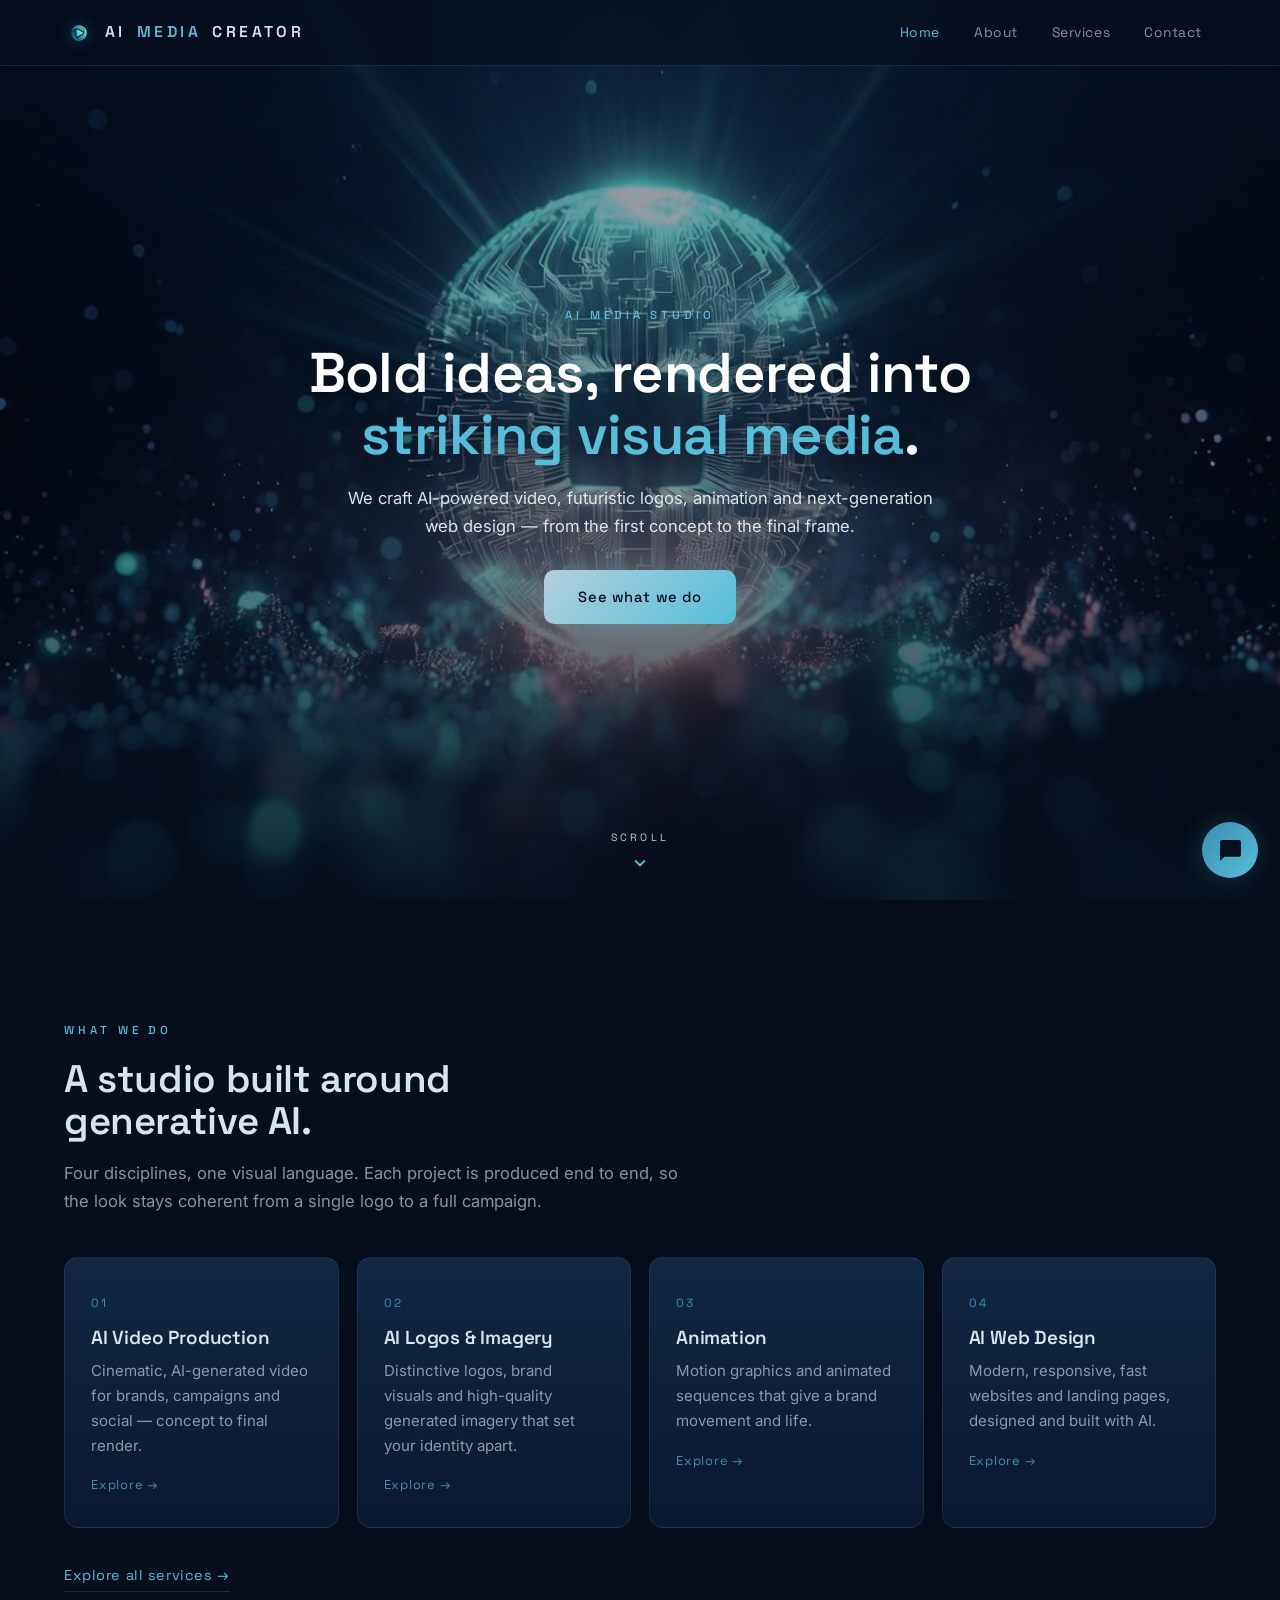
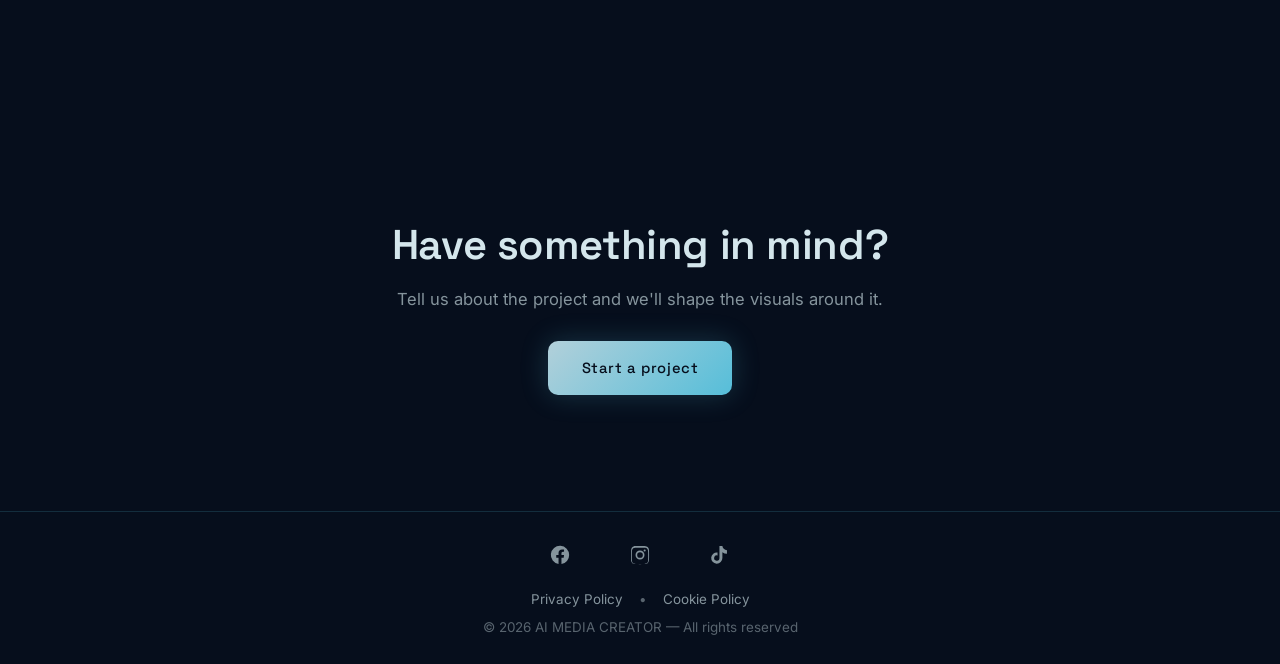
<file: mediacreator/index.html>
<!DOCTYPE html>
<html lang="en">
<head>
  <meta charset="UTF-8">
  <meta name="viewport" content="width=device-width, initial-scale=1.0">
  <meta name="description" content="AI Media Creator is a creative studio specialising in AI-powered video production, AI logos, animation and futuristic web design.">
  <title>AI MEDIA CREATOR | AI Video, Logos & Web Design Studio</title>

  <link rel="canonical" href="https://ai-mediacreator.com/">
  <meta property="og:title" content="AI MEDIA CREATOR | AI Video, Logos & Web Design Studio">
  <meta property="og:description" content="AI Media Creator is a creative studio specialising in AI-powered video production, AI logos, animation and futuristic web design.">
  <meta property="og:url" content="https://ai-mediacreator.com/">
  <meta property="og:type" content="website">
  <meta property="og:image" content="https://ai-mediacreator.com/assets/og-image.jpg">
  <meta name="twitter:card" content="summary_large_image">

  <link rel="icon" href="favicon.ico" sizes="any">
  <link rel="icon" type="image/png" sizes="32x32" href="assets/favicon-32.png">
  <link rel="icon" type="image/png" sizes="192x192" href="assets/favicon-192.png">
  <link rel="apple-touch-icon" href="assets/apple-touch-icon.png">
  <meta name="theme-color" content="#060e1c">

  <link rel="preconnect" href="https://fonts.googleapis.com">
  <link rel="preconnect" href="https://fonts.gstatic.com" crossorigin>
  <link href="https://fonts.googleapis.com/css2?family=Space+Grotesk:wght@400;500;600;700&family=Inter:wght@400;500;600&display=swap" rel="stylesheet">
  <link rel="stylesheet" href="styles.css">
  <script type="application/ld+json">{"@context": "https://schema.org", "@type": "Organization", "name": "AI MEDIA CREATOR", "url": "https://ai-mediacreator.com/", "email": "info@ai-mediacreator.com", "description": "Creative studio specialising in AI-powered video, logos, animation and web design.", "logo": "https://ai-mediacreator.com/assets/og-image.jpg", "sameAs": ["https://www.facebook.com/profile.php?id=61590703109754", "https://www.instagram.com/ai.mediacreatorhq", "https://www.tiktok.com/@ai.mediacreatorhq"]}</script>
</head>
<body>

  <header class="site-header">
    <a class="wordmark" href="index.html"><img src="assets/mark.png" alt="" class="wordmark-icon">AI <b>MEDIA</b> CREATOR</a>
    <nav class="nav-desktop">
      <a href="index.html" class="active">Home</a>
      <a href="about.html">About</a>
      <a href="portfolio.html">Services</a>
      <a href="contact.html">Contact</a>
    </nav>
    <button class="nav-toggle" aria-label="Open menu"><span></span></button>
  </header>

  <!-- drawer lives OUTSIDE <header>: a blurred ancestor would trap position:fixed -->
  <nav class="drawer">
    <button class="drawer-close" aria-label="Close menu">✕</button>
    <a href="index.html" class="active">Home</a>
    <a href="about.html">About</a>
    <a href="portfolio.html">Services</a>
    <a href="contact.html">Contact</a>
  </nav>

  <main>
    <section class="hero">
      <video id="heroVideo" class="hero-video" poster="assets/background-poster.jpg" autoplay muted loop playsinline preload="metadata">
        <source src="background.mp4" type="video/mp4">
      </video>
      <div class="hero-scrim"></div>
      <div class="hero-inner">
        <span class="eyebrow">AI Media Studio</span>
        <h1>Bold ideas, rendered into <em>striking visual media</em>.</h1>
        <p class="lead">We craft AI-powered video, futuristic logos, animation and next-generation web design — from the first concept to the final frame.</p>
        <a href="#what" class="btn">See what we do</a>
      </div>
      <a href="#what" class="scroll-cue" id="scrollCue" aria-label="Scroll down">
        <span>SCROLL</span>
        <svg viewBox="0 0 24 24" xmlns="http://www.w3.org/2000/svg"><path d="M12 16l-6-6 1.41-1.41L12 13.17l4.59-4.58L18 10z"/></svg>
      </a>
    </section>

    <section class="section intro" id="what">
      <div class="wrap">
        <span class="eyebrow">What we do</span>
        <h2>A studio built around generative AI.</h2>
        <p class="lead">Four disciplines, one visual language. Each project is produced end to end, so the look stays coherent from a single logo to a full campaign.</p>
        <div class="grid">
        <a class="card" href="portfolio.html">
          <span class="idx">01</span>
          <h3>AI Video Production</h3>
          <p>Cinematic, AI-generated video for brands, campaigns and social — concept to final render.</p>
          <span class="go">Explore →</span>
        </a>
        <a class="card" href="portfolio.html">
          <span class="idx">02</span>
          <h3>AI Logos &amp; Imagery</h3>
          <p>Distinctive logos, brand visuals and high-quality generated imagery that set your identity apart.</p>
          <span class="go">Explore →</span>
        </a>
        <a class="card" href="portfolio.html">
          <span class="idx">03</span>
          <h3>Animation</h3>
          <p>Motion graphics and animated sequences that give a brand movement and life.</p>
          <span class="go">Explore →</span>
        </a>
        <a class="card" href="portfolio.html">
          <span class="idx">04</span>
          <h3>AI Web Design</h3>
          <p>Modern, responsive, fast websites and landing pages, designed and built with AI.</p>
          <span class="go">Explore →</span>
        </a>
        </div>
        <a class="more" href="portfolio.html">Explore all services →</a>
      </div>
    </section>

    <section class="section cta-band">
      <div class="wrap">
        <h2>Have something in mind?</h2>
        <p class="lead" style="margin:0 auto 28px;">Tell us about the project and we'll shape the visuals around it.</p>
        <a href="contact.html" class="btn">Start a project</a>
      </div>
    </section>
  </main>

  <footer class="site-footer">
    <div class="social-row">
      <a href="https://www.facebook.com/profile.php?id=61590703109754" target="_blank" rel="noopener" aria-label="Facebook">
        <svg viewBox="0 0 24 24"><path d="M22 12a10 10 0 1 0-11.6 9.9v-7H7.9V12h2.5V9.8c0-2.5 1.5-3.9 3.8-3.9 1.1 0 2.2.2 2.2.2v2.4h-1.2c-1.2 0-1.6.8-1.6 1.6V12h2.8l-.4 2.9h-2.4v7A10 10 0 0 0 22 12z"/></svg>
      </a>
      <a href="https://www.instagram.com/ai.mediacreatorhq" target="_blank" rel="noopener" aria-label="Instagram">
        <svg viewBox="0 0 24 24"><path d="M12 2.2c3.2 0 3.6 0 4.9.1 1.2.1 1.8.2 2.2.4.6.2 1 .5 1.4.9.4.4.7.8.9 1.4.2.4.4 1 .4 2.2.1 1.3.1 1.7.1 4.9s0 3.6-.1 4.9c-.1 1.2-.2 1.8-.4 2.2-.2.6-.5 1-.9 1.4-.4.4-.8.7-1.4.9-.4.2-1 .4-2.2.4-1.3.1-1.7.1-4.9.1s-3.6 0-4.9-.1c-1.2-.1-1.8-.2-2.2-.4-.6-.2-1-.5-1.4-.9-.4-.4-.7-.8-.9-1.4-.2-.4-.4-1-.4-2.2C2.2 15.6 2.2 15.2 2.2 12s0-3.6.1-4.9c.1-1.2.2-1.8.4-2.2.2-.6.5-1 .9-1.4.4-.4.8-.7 1.4-.9.4-.2 1-.4 2.2-.4C8.4 2.2 8.8 2.2 12 2.2zm0 1.8c-3.1 0-3.5 0-4.8.1-1.1.1-1.5.2-1.9.3-.5.2-.8.4-1.1.7-.3.3-.5.6-.7 1.1-.1.4-.3.8-.3 1.9-.1 1.3-.1 1.7-.1 4.8s0 3.5.1 4.8c.1 1.1.2 1.5.3 1.9.2.5.4.8.7 1.1.3.3.6.5 1.1.7.4.1.8.3 1.9.3 1.3.1 1.7.1 4.8.1s3.5 0 4.8-.1c1.1-.1 1.5-.2 1.9-.3.5-.2.8-.4 1.1-.7.3-.3.5-.6.7-1.1.1-.4.3-.8.3-1.9.1-1.3.1-1.7.1-4.8s0-3.5-.1-4.8c-.1-1.1-.2-1.5-.3-1.9-.2-.5-.4-.8-.7-1.1-.3-.3-.6-.5-1.1-.7-.4-.1-.8-.3-1.9-.3-1.3-.1-1.7-.1-4.8-.1zm0 3.1a4.9 4.9 0 1 1 0 9.8 4.9 4.9 0 0 1 0-9.8zm0 1.8a3.1 3.1 0 1 0 0 6.2 3.1 3.1 0 0 0 0-6.2zm5.1-2.9a1.1 1.1 0 1 1 0 2.3 1.1 1.1 0 0 1 0-2.3z"/></svg>
      </a>
      <a href="https://www.tiktok.com/@ai.mediacreatorhq" target="_blank" rel="noopener" aria-label="TikTok">
        <svg viewBox="0 0 24 24"><path d="M19.6 6.7a5 5 0 0 1-3.5-1.4 5 5 0 0 1-1.5-3.1h-3.2v13.2a2.9 2.9 0 1 1-2.1-2.8V9.3a6.1 6.1 0 1 0 5.3 6V8.9a8.1 8.1 0 0 0 5 1.7z"/></svg>
      </a>
    </div>
    <p><a href="privacy.html">Privacy Policy</a> • <a href="cookies.html">Cookie Policy</a></p>
    <p class="copy">© 2026 AI MEDIA CREATOR — All rights reserved</p>
  </footer>

  <!-- Nova assistant -->
  <button id="novaFab" class="nova-fab" aria-label="Open chat">
    <svg viewBox="0 0 24 24" xmlns="http://www.w3.org/2000/svg"><path d="M20 2H4c-1.1 0-2 .9-2 2v18l4-4h14c1.1 0 2-.9 2-2V4c0-1.1-.9-2-2-2z"/></svg>
  </button>
  <aside id="nova" class="nova" aria-label="Nova assistant">
    <div class="nova-head"><span>✦ Nova — AI assistant</span><button id="novaClose" aria-label="Close">✕</button></div>
    <div id="novaLog" class="nova-log"><div class="msg ai">Hi, I'm Nova. Ask me about our AI video, logo or web work — or how to start a project.</div></div>
    <div class="nova-input">
      <input id="novaInput" type="text" placeholder="Type your question…" autocomplete="off">
      <button id="novaSend">Send</button>
    </div>
  </aside>

  <script src="app.js"></script>
</body>
</html>
</file>
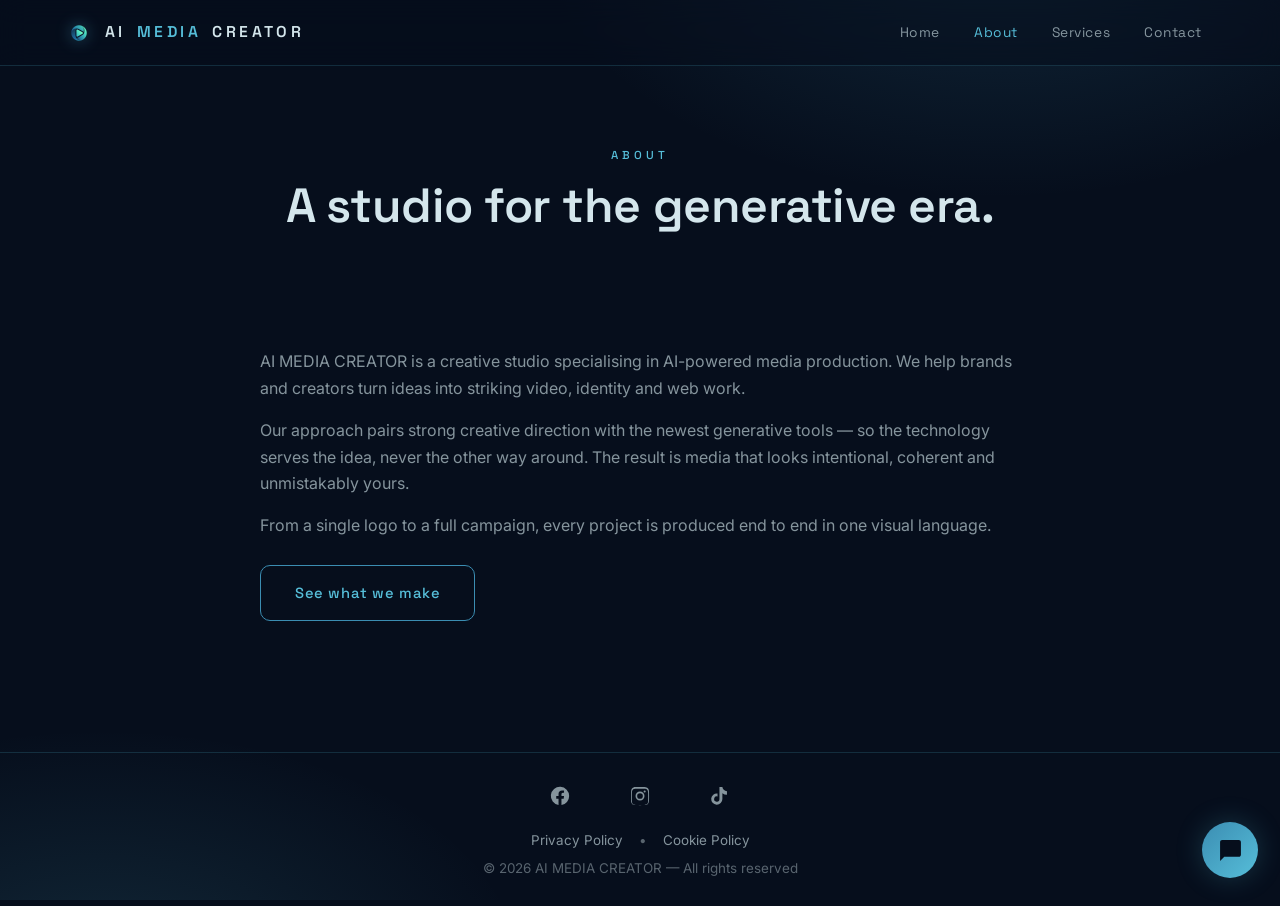
<file: mediacreator/about.html>
<!DOCTYPE html>
<html lang="en">
<head>
  <meta charset="UTF-8">
  <meta name="viewport" content="width=device-width, initial-scale=1.0">
  <meta name="description" content="AI Media Creator is a creative studio empowering brands with AI-powered video, imagery, animation and visual storytelling.">
  <title>About | AI MEDIA CREATOR</title>

  <link rel="canonical" href="https://ai-mediacreator.com/about.html">
  <meta property="og:title" content="About | AI MEDIA CREATOR">
  <meta property="og:description" content="AI Media Creator is a creative studio empowering brands with AI-powered video, imagery, animation and visual storytelling.">
  <meta property="og:url" content="https://ai-mediacreator.com/about.html">
  <meta property="og:type" content="website">
  <meta property="og:image" content="https://ai-mediacreator.com/assets/og-image.jpg">
  <meta name="twitter:card" content="summary_large_image">

  <link rel="icon" href="favicon.ico" sizes="any">
  <link rel="icon" type="image/png" sizes="32x32" href="assets/favicon-32.png">
  <link rel="icon" type="image/png" sizes="192x192" href="assets/favicon-192.png">
  <link rel="apple-touch-icon" href="assets/apple-touch-icon.png">
  <meta name="theme-color" content="#060e1c">

  <link rel="preconnect" href="https://fonts.googleapis.com">
  <link rel="preconnect" href="https://fonts.gstatic.com" crossorigin>
  <link href="https://fonts.googleapis.com/css2?family=Space+Grotesk:wght@400;500;600;700&family=Inter:wght@400;500;600&display=swap" rel="stylesheet">
  <link rel="stylesheet" href="styles.css">
</head>
<body>

  <header class="site-header">
    <a class="wordmark" href="index.html"><img src="assets/mark.png" alt="" class="wordmark-icon">AI <b>MEDIA</b> CREATOR</a>
    <nav class="nav-desktop">
      <a href="index.html">Home</a>
      <a href="about.html" class="active">About</a>
      <a href="portfolio.html">Services</a>
      <a href="contact.html">Contact</a>
    </nav>
    <button class="nav-toggle" aria-label="Open menu"><span></span></button>
  </header>

  <!-- drawer lives OUTSIDE <header>: a blurred ancestor would trap position:fixed -->
  <nav class="drawer">
    <button class="drawer-close" aria-label="Close menu">✕</button>
    <a href="index.html">Home</a>
    <a href="about.html" class="active">About</a>
    <a href="portfolio.html">Services</a>
    <a href="contact.html">Contact</a>
  </nav>

  <main>
    <section class="page-head">
      <span class="eyebrow">About</span>
      <h1>A studio for the generative era.</h1>
    </section>
    <section class="section">
      <div class="wrap prose">
        <p>AI MEDIA CREATOR is a creative studio specialising in AI-powered media production. We help brands and creators turn ideas into striking video, identity and web work.</p>
        <p>Our approach pairs strong creative direction with the newest generative tools — so the technology serves the idea, never the other way around. The result is media that looks intentional, coherent and unmistakably yours.</p>
        <p>From a single logo to a full campaign, every project is produced end to end in one visual language.</p>
        <p style="margin-top:26px;"><a class="btn ghost" href="portfolio.html">See what we make</a></p>
      </div>
    </section>
  </main>

  <footer class="site-footer">
    <div class="social-row">
      <a href="https://www.facebook.com/profile.php?id=61590703109754" target="_blank" rel="noopener" aria-label="Facebook">
        <svg viewBox="0 0 24 24"><path d="M22 12a10 10 0 1 0-11.6 9.9v-7H7.9V12h2.5V9.8c0-2.5 1.5-3.9 3.8-3.9 1.1 0 2.2.2 2.2.2v2.4h-1.2c-1.2 0-1.6.8-1.6 1.6V12h2.8l-.4 2.9h-2.4v7A10 10 0 0 0 22 12z"/></svg>
      </a>
      <a href="https://www.instagram.com/ai.mediacreatorhq" target="_blank" rel="noopener" aria-label="Instagram">
        <svg viewBox="0 0 24 24"><path d="M12 2.2c3.2 0 3.6 0 4.9.1 1.2.1 1.8.2 2.2.4.6.2 1 .5 1.4.9.4.4.7.8.9 1.4.2.4.4 1 .4 2.2.1 1.3.1 1.7.1 4.9s0 3.6-.1 4.9c-.1 1.2-.2 1.8-.4 2.2-.2.6-.5 1-.9 1.4-.4.4-.8.7-1.4.9-.4.2-1 .4-2.2.4-1.3.1-1.7.1-4.9.1s-3.6 0-4.9-.1c-1.2-.1-1.8-.2-2.2-.4-.6-.2-1-.5-1.4-.9-.4-.4-.7-.8-.9-1.4-.2-.4-.4-1-.4-2.2C2.2 15.6 2.2 15.2 2.2 12s0-3.6.1-4.9c.1-1.2.2-1.8.4-2.2.2-.6.5-1 .9-1.4.4-.4.8-.7 1.4-.9.4-.2 1-.4 2.2-.4C8.4 2.2 8.8 2.2 12 2.2zm0 1.8c-3.1 0-3.5 0-4.8.1-1.1.1-1.5.2-1.9.3-.5.2-.8.4-1.1.7-.3.3-.5.6-.7 1.1-.1.4-.3.8-.3 1.9-.1 1.3-.1 1.7-.1 4.8s0 3.5.1 4.8c.1 1.1.2 1.5.3 1.9.2.5.4.8.7 1.1.3.3.6.5 1.1.7.4.1.8.3 1.9.3 1.3.1 1.7.1 4.8.1s3.5 0 4.8-.1c1.1-.1 1.5-.2 1.9-.3.5-.2.8-.4 1.1-.7.3-.3.5-.6.7-1.1.1-.4.3-.8.3-1.9.1-1.3.1-1.7.1-4.8s0-3.5-.1-4.8c-.1-1.1-.2-1.5-.3-1.9-.2-.5-.4-.8-.7-1.1-.3-.3-.6-.5-1.1-.7-.4-.1-.8-.3-1.9-.3-1.3-.1-1.7-.1-4.8-.1zm0 3.1a4.9 4.9 0 1 1 0 9.8 4.9 4.9 0 0 1 0-9.8zm0 1.8a3.1 3.1 0 1 0 0 6.2 3.1 3.1 0 0 0 0-6.2zm5.1-2.9a1.1 1.1 0 1 1 0 2.3 1.1 1.1 0 0 1 0-2.3z"/></svg>
      </a>
      <a href="https://www.tiktok.com/@ai.mediacreatorhq" target="_blank" rel="noopener" aria-label="TikTok">
        <svg viewBox="0 0 24 24"><path d="M19.6 6.7a5 5 0 0 1-3.5-1.4 5 5 0 0 1-1.5-3.1h-3.2v13.2a2.9 2.9 0 1 1-2.1-2.8V9.3a6.1 6.1 0 1 0 5.3 6V8.9a8.1 8.1 0 0 0 5 1.7z"/></svg>
      </a>
    </div>
    <p><a href="privacy.html">Privacy Policy</a> • <a href="cookies.html">Cookie Policy</a></p>
    <p class="copy">© 2026 AI MEDIA CREATOR — All rights reserved</p>
  </footer>

  <!-- Nova assistant -->
  <button id="novaFab" class="nova-fab" aria-label="Open chat">
    <svg viewBox="0 0 24 24" xmlns="http://www.w3.org/2000/svg"><path d="M20 2H4c-1.1 0-2 .9-2 2v18l4-4h14c1.1 0 2-.9 2-2V4c0-1.1-.9-2-2-2z"/></svg>
  </button>
  <aside id="nova" class="nova" aria-label="Nova assistant">
    <div class="nova-head"><span>✦ Nova — AI assistant</span><button id="novaClose" aria-label="Close">✕</button></div>
    <div id="novaLog" class="nova-log"><div class="msg ai">Hi, I'm Nova. Ask me about our AI video, logo or web work — or how to start a project.</div></div>
    <div class="nova-input">
      <input id="novaInput" type="text" placeholder="Type your question…" autocomplete="off">
      <button id="novaSend">Send</button>
    </div>
  </aside>

  <script src="app.js"></script>
</body>
</html>
</file>
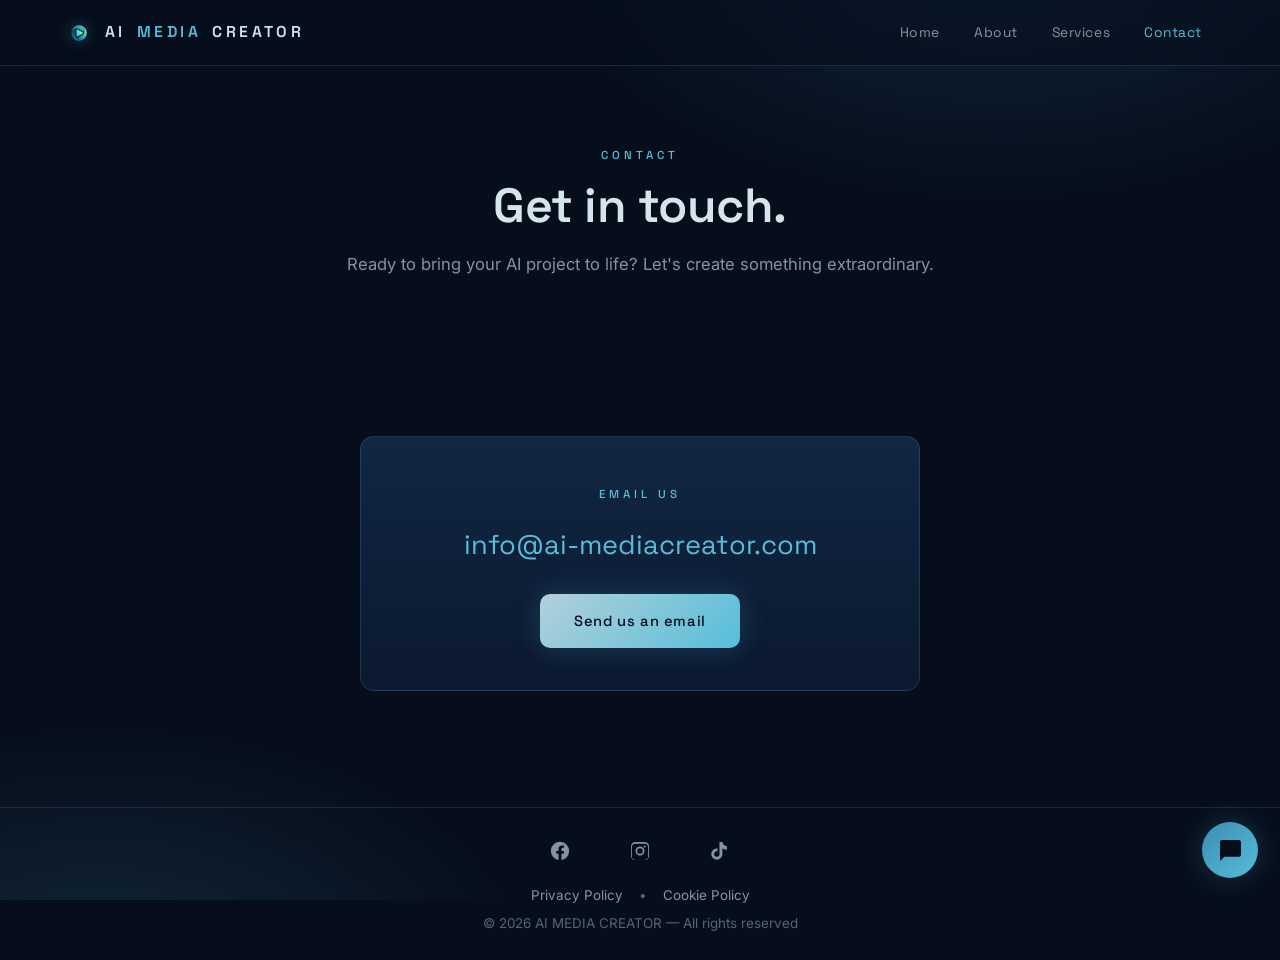
<file: mediacreator/contact.html>
<!DOCTYPE html>
<html lang="en">
<head>
  <meta charset="UTF-8">
  <meta name="viewport" content="width=device-width, initial-scale=1.0">
  <meta name="description" content="Contact AI Media Creator for custom AI videos, brand logos and futuristic web design.">
  <title>Contact | AI MEDIA CREATOR</title>

  <link rel="canonical" href="https://ai-mediacreator.com/contact.html">
  <meta property="og:title" content="Contact | AI MEDIA CREATOR">
  <meta property="og:description" content="Contact AI Media Creator for custom AI videos, brand logos and futuristic web design.">
  <meta property="og:url" content="https://ai-mediacreator.com/contact.html">
  <meta property="og:type" content="website">
  <meta property="og:image" content="https://ai-mediacreator.com/assets/og-image.jpg">
  <meta name="twitter:card" content="summary_large_image">

  <link rel="icon" href="favicon.ico" sizes="any">
  <link rel="icon" type="image/png" sizes="32x32" href="assets/favicon-32.png">
  <link rel="icon" type="image/png" sizes="192x192" href="assets/favicon-192.png">
  <link rel="apple-touch-icon" href="assets/apple-touch-icon.png">
  <meta name="theme-color" content="#060e1c">

  <link rel="preconnect" href="https://fonts.googleapis.com">
  <link rel="preconnect" href="https://fonts.gstatic.com" crossorigin>
  <link href="https://fonts.googleapis.com/css2?family=Space+Grotesk:wght@400;500;600;700&family=Inter:wght@400;500;600&display=swap" rel="stylesheet">
  <link rel="stylesheet" href="styles.css">
</head>
<body>

  <header class="site-header">
    <a class="wordmark" href="index.html"><img src="assets/mark.png" alt="" class="wordmark-icon">AI <b>MEDIA</b> CREATOR</a>
    <nav class="nav-desktop">
      <a href="index.html">Home</a>
      <a href="about.html">About</a>
      <a href="portfolio.html">Services</a>
      <a href="contact.html" class="active">Contact</a>
    </nav>
    <button class="nav-toggle" aria-label="Open menu"><span></span></button>
  </header>

  <!-- drawer lives OUTSIDE <header>: a blurred ancestor would trap position:fixed -->
  <nav class="drawer">
    <button class="drawer-close" aria-label="Close menu">✕</button>
    <a href="index.html">Home</a>
    <a href="about.html">About</a>
    <a href="portfolio.html">Services</a>
    <a href="contact.html" class="active">Contact</a>
  </nav>

  <main>
    <section class="page-head">
      <span class="eyebrow">Contact</span>
      <h1>Get in touch.</h1>
      <p class="lead" style="margin:18px auto 0;">Ready to bring your AI project to life? Let's create something extraordinary.</p>
    </section>
    <section class="section">
      <div class="wrap">
        <div class="contact-card">
          <span class="eyebrow">Email us</span>
          <a class="email" href="mailto:info@ai-mediacreator.com">info@ai-mediacreator.com</a>
          <a class="btn" href="mailto:info@ai-mediacreator.com">Send us an email</a>
        </div>
      </div>
    </section>
  </main>

  <footer class="site-footer">
    <div class="social-row">
      <a href="https://www.facebook.com/profile.php?id=61590703109754" target="_blank" rel="noopener" aria-label="Facebook">
        <svg viewBox="0 0 24 24"><path d="M22 12a10 10 0 1 0-11.6 9.9v-7H7.9V12h2.5V9.8c0-2.5 1.5-3.9 3.8-3.9 1.1 0 2.2.2 2.2.2v2.4h-1.2c-1.2 0-1.6.8-1.6 1.6V12h2.8l-.4 2.9h-2.4v7A10 10 0 0 0 22 12z"/></svg>
      </a>
      <a href="https://www.instagram.com/ai.mediacreatorhq" target="_blank" rel="noopener" aria-label="Instagram">
        <svg viewBox="0 0 24 24"><path d="M12 2.2c3.2 0 3.6 0 4.9.1 1.2.1 1.8.2 2.2.4.6.2 1 .5 1.4.9.4.4.7.8.9 1.4.2.4.4 1 .4 2.2.1 1.3.1 1.7.1 4.9s0 3.6-.1 4.9c-.1 1.2-.2 1.8-.4 2.2-.2.6-.5 1-.9 1.4-.4.4-.8.7-1.4.9-.4.2-1 .4-2.2.4-1.3.1-1.7.1-4.9.1s-3.6 0-4.9-.1c-1.2-.1-1.8-.2-2.2-.4-.6-.2-1-.5-1.4-.9-.4-.4-.7-.8-.9-1.4-.2-.4-.4-1-.4-2.2C2.2 15.6 2.2 15.2 2.2 12s0-3.6.1-4.9c.1-1.2.2-1.8.4-2.2.2-.6.5-1 .9-1.4.4-.4.8-.7 1.4-.9.4-.2 1-.4 2.2-.4C8.4 2.2 8.8 2.2 12 2.2zm0 1.8c-3.1 0-3.5 0-4.8.1-1.1.1-1.5.2-1.9.3-.5.2-.8.4-1.1.7-.3.3-.5.6-.7 1.1-.1.4-.3.8-.3 1.9-.1 1.3-.1 1.7-.1 4.8s0 3.5.1 4.8c.1 1.1.2 1.5.3 1.9.2.5.4.8.7 1.1.3.3.6.5 1.1.7.4.1.8.3 1.9.3 1.3.1 1.7.1 4.8.1s3.5 0 4.8-.1c1.1-.1 1.5-.2 1.9-.3.5-.2.8-.4 1.1-.7.3-.3.5-.6.7-1.1.1-.4.3-.8.3-1.9.1-1.3.1-1.7.1-4.8s0-3.5-.1-4.8c-.1-1.1-.2-1.5-.3-1.9-.2-.5-.4-.8-.7-1.1-.3-.3-.6-.5-1.1-.7-.4-.1-.8-.3-1.9-.3-1.3-.1-1.7-.1-4.8-.1zm0 3.1a4.9 4.9 0 1 1 0 9.8 4.9 4.9 0 0 1 0-9.8zm0 1.8a3.1 3.1 0 1 0 0 6.2 3.1 3.1 0 0 0 0-6.2zm5.1-2.9a1.1 1.1 0 1 1 0 2.3 1.1 1.1 0 0 1 0-2.3z"/></svg>
      </a>
      <a href="https://www.tiktok.com/@ai.mediacreatorhq" target="_blank" rel="noopener" aria-label="TikTok">
        <svg viewBox="0 0 24 24"><path d="M19.6 6.7a5 5 0 0 1-3.5-1.4 5 5 0 0 1-1.5-3.1h-3.2v13.2a2.9 2.9 0 1 1-2.1-2.8V9.3a6.1 6.1 0 1 0 5.3 6V8.9a8.1 8.1 0 0 0 5 1.7z"/></svg>
      </a>
    </div>
    <p><a href="privacy.html">Privacy Policy</a> • <a href="cookies.html">Cookie Policy</a></p>
    <p class="copy">© 2026 AI MEDIA CREATOR — All rights reserved</p>
  </footer>

  <!-- Nova assistant -->
  <button id="novaFab" class="nova-fab" aria-label="Open chat">
    <svg viewBox="0 0 24 24" xmlns="http://www.w3.org/2000/svg"><path d="M20 2H4c-1.1 0-2 .9-2 2v18l4-4h14c1.1 0 2-.9 2-2V4c0-1.1-.9-2-2-2z"/></svg>
  </button>
  <aside id="nova" class="nova" aria-label="Nova assistant">
    <div class="nova-head"><span>✦ Nova — AI assistant</span><button id="novaClose" aria-label="Close">✕</button></div>
    <div id="novaLog" class="nova-log"><div class="msg ai">Hi, I'm Nova. Ask me about our AI video, logo or web work — or how to start a project.</div></div>
    <div class="nova-input">
      <input id="novaInput" type="text" placeholder="Type your question…" autocomplete="off">
      <button id="novaSend">Send</button>
    </div>
  </aside>

  <script src="app.js"></script>
</body>
</html>
</file>
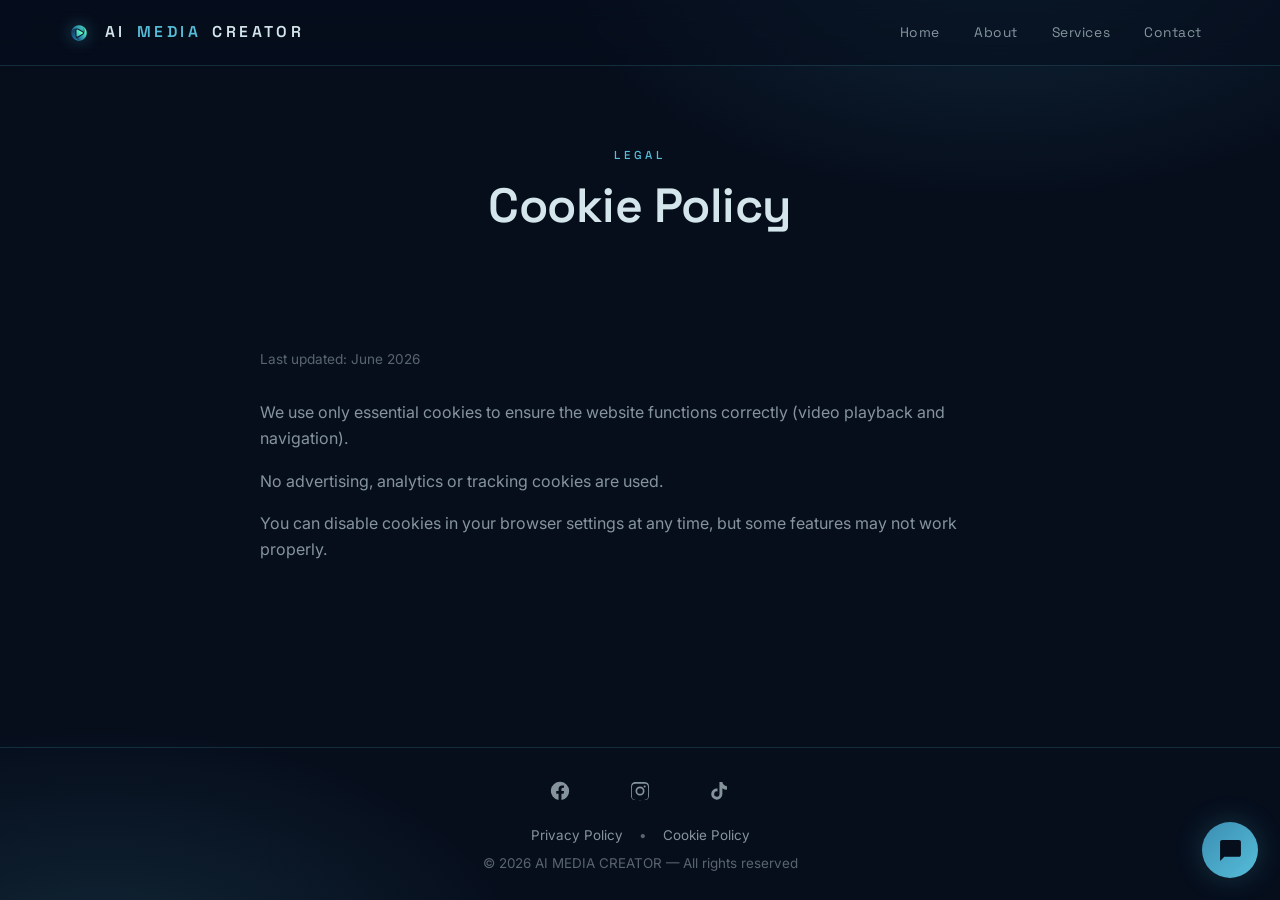
<file: mediacreator/cookies.html>
<!DOCTYPE html>
<html lang="en">
<head>
  <meta charset="UTF-8">
  <meta name="viewport" content="width=device-width, initial-scale=1.0">
  <meta name="description" content="How AI Media Creator uses essential cookies to keep the website working correctly.">
  <title>Cookie Policy | AI MEDIA CREATOR</title>

  <link rel="canonical" href="https://ai-mediacreator.com/cookies.html">
  <meta property="og:title" content="Cookie Policy | AI MEDIA CREATOR">
  <meta property="og:description" content="How AI Media Creator uses essential cookies to keep the website working correctly.">
  <meta property="og:url" content="https://ai-mediacreator.com/cookies.html">
  <meta property="og:type" content="website">
  <meta property="og:image" content="https://ai-mediacreator.com/assets/og-image.jpg">
  <meta name="twitter:card" content="summary_large_image">

  <link rel="icon" href="favicon.ico" sizes="any">
  <link rel="icon" type="image/png" sizes="32x32" href="assets/favicon-32.png">
  <link rel="icon" type="image/png" sizes="192x192" href="assets/favicon-192.png">
  <link rel="apple-touch-icon" href="assets/apple-touch-icon.png">
  <meta name="theme-color" content="#060e1c">

  <link rel="preconnect" href="https://fonts.googleapis.com">
  <link rel="preconnect" href="https://fonts.gstatic.com" crossorigin>
  <link href="https://fonts.googleapis.com/css2?family=Space+Grotesk:wght@400;500;600;700&family=Inter:wght@400;500;600&display=swap" rel="stylesheet">
  <link rel="stylesheet" href="styles.css">
</head>
<body>

  <header class="site-header">
    <a class="wordmark" href="index.html"><img src="assets/mark.png" alt="" class="wordmark-icon">AI <b>MEDIA</b> CREATOR</a>
    <nav class="nav-desktop">
      <a href="index.html">Home</a>
      <a href="about.html">About</a>
      <a href="portfolio.html">Services</a>
      <a href="contact.html">Contact</a>
    </nav>
    <button class="nav-toggle" aria-label="Open menu"><span></span></button>
  </header>

  <!-- drawer lives OUTSIDE <header>: a blurred ancestor would trap position:fixed -->
  <nav class="drawer">
    <button class="drawer-close" aria-label="Close menu">✕</button>
    <a href="index.html">Home</a>
    <a href="about.html">About</a>
    <a href="portfolio.html">Services</a>
    <a href="contact.html">Contact</a>
  </nav>

  <main>
    <section class="page-head">
      <span class="eyebrow">Legal</span>
      <h1>Cookie Policy</h1>
    </section>
    <section class="section">
      <div class="wrap prose">
        <p class="stamp">Last updated: June 2026</p>
        <p>We use only essential cookies to ensure the website functions correctly (video playback and navigation).</p>
        <p>No advertising, analytics or tracking cookies are used.</p>
        <p>You can disable cookies in your browser settings at any time, but some features may not work properly.</p>
      </div>
    </section>
  </main>

  <footer class="site-footer">
    <div class="social-row">
      <a href="https://www.facebook.com/profile.php?id=61590703109754" target="_blank" rel="noopener" aria-label="Facebook">
        <svg viewBox="0 0 24 24"><path d="M22 12a10 10 0 1 0-11.6 9.9v-7H7.9V12h2.5V9.8c0-2.5 1.5-3.9 3.8-3.9 1.1 0 2.2.2 2.2.2v2.4h-1.2c-1.2 0-1.6.8-1.6 1.6V12h2.8l-.4 2.9h-2.4v7A10 10 0 0 0 22 12z"/></svg>
      </a>
      <a href="https://www.instagram.com/ai.mediacreatorhq" target="_blank" rel="noopener" aria-label="Instagram">
        <svg viewBox="0 0 24 24"><path d="M12 2.2c3.2 0 3.6 0 4.9.1 1.2.1 1.8.2 2.2.4.6.2 1 .5 1.4.9.4.4.7.8.9 1.4.2.4.4 1 .4 2.2.1 1.3.1 1.7.1 4.9s0 3.6-.1 4.9c-.1 1.2-.2 1.8-.4 2.2-.2.6-.5 1-.9 1.4-.4.4-.8.7-1.4.9-.4.2-1 .4-2.2.4-1.3.1-1.7.1-4.9.1s-3.6 0-4.9-.1c-1.2-.1-1.8-.2-2.2-.4-.6-.2-1-.5-1.4-.9-.4-.4-.7-.8-.9-1.4-.2-.4-.4-1-.4-2.2C2.2 15.6 2.2 15.2 2.2 12s0-3.6.1-4.9c.1-1.2.2-1.8.4-2.2.2-.6.5-1 .9-1.4.4-.4.8-.7 1.4-.9.4-.2 1-.4 2.2-.4C8.4 2.2 8.8 2.2 12 2.2zm0 1.8c-3.1 0-3.5 0-4.8.1-1.1.1-1.5.2-1.9.3-.5.2-.8.4-1.1.7-.3.3-.5.6-.7 1.1-.1.4-.3.8-.3 1.9-.1 1.3-.1 1.7-.1 4.8s0 3.5.1 4.8c.1 1.1.2 1.5.3 1.9.2.5.4.8.7 1.1.3.3.6.5 1.1.7.4.1.8.3 1.9.3 1.3.1 1.7.1 4.8.1s3.5 0 4.8-.1c1.1-.1 1.5-.2 1.9-.3.5-.2.8-.4 1.1-.7.3-.3.5-.6.7-1.1.1-.4.3-.8.3-1.9.1-1.3.1-1.7.1-4.8s0-3.5-.1-4.8c-.1-1.1-.2-1.5-.3-1.9-.2-.5-.4-.8-.7-1.1-.3-.3-.6-.5-1.1-.7-.4-.1-.8-.3-1.9-.3-1.3-.1-1.7-.1-4.8-.1zm0 3.1a4.9 4.9 0 1 1 0 9.8 4.9 4.9 0 0 1 0-9.8zm0 1.8a3.1 3.1 0 1 0 0 6.2 3.1 3.1 0 0 0 0-6.2zm5.1-2.9a1.1 1.1 0 1 1 0 2.3 1.1 1.1 0 0 1 0-2.3z"/></svg>
      </a>
      <a href="https://www.tiktok.com/@ai.mediacreatorhq" target="_blank" rel="noopener" aria-label="TikTok">
        <svg viewBox="0 0 24 24"><path d="M19.6 6.7a5 5 0 0 1-3.5-1.4 5 5 0 0 1-1.5-3.1h-3.2v13.2a2.9 2.9 0 1 1-2.1-2.8V9.3a6.1 6.1 0 1 0 5.3 6V8.9a8.1 8.1 0 0 0 5 1.7z"/></svg>
      </a>
    </div>
    <p><a href="privacy.html">Privacy Policy</a> • <a href="cookies.html">Cookie Policy</a></p>
    <p class="copy">© 2026 AI MEDIA CREATOR — All rights reserved</p>
  </footer>

  <!-- Nova assistant -->
  <button id="novaFab" class="nova-fab" aria-label="Open chat">
    <svg viewBox="0 0 24 24" xmlns="http://www.w3.org/2000/svg"><path d="M20 2H4c-1.1 0-2 .9-2 2v18l4-4h14c1.1 0 2-.9 2-2V4c0-1.1-.9-2-2-2z"/></svg>
  </button>
  <aside id="nova" class="nova" aria-label="Nova assistant">
    <div class="nova-head"><span>✦ Nova — AI assistant</span><button id="novaClose" aria-label="Close">✕</button></div>
    <div id="novaLog" class="nova-log"><div class="msg ai">Hi, I'm Nova. Ask me about our AI video, logo or web work — or how to start a project.</div></div>
    <div class="nova-input">
      <input id="novaInput" type="text" placeholder="Type your question…" autocomplete="off">
      <button id="novaSend">Send</button>
    </div>
  </aside>

  <script src="app.js"></script>
</body>
</html>
</file>
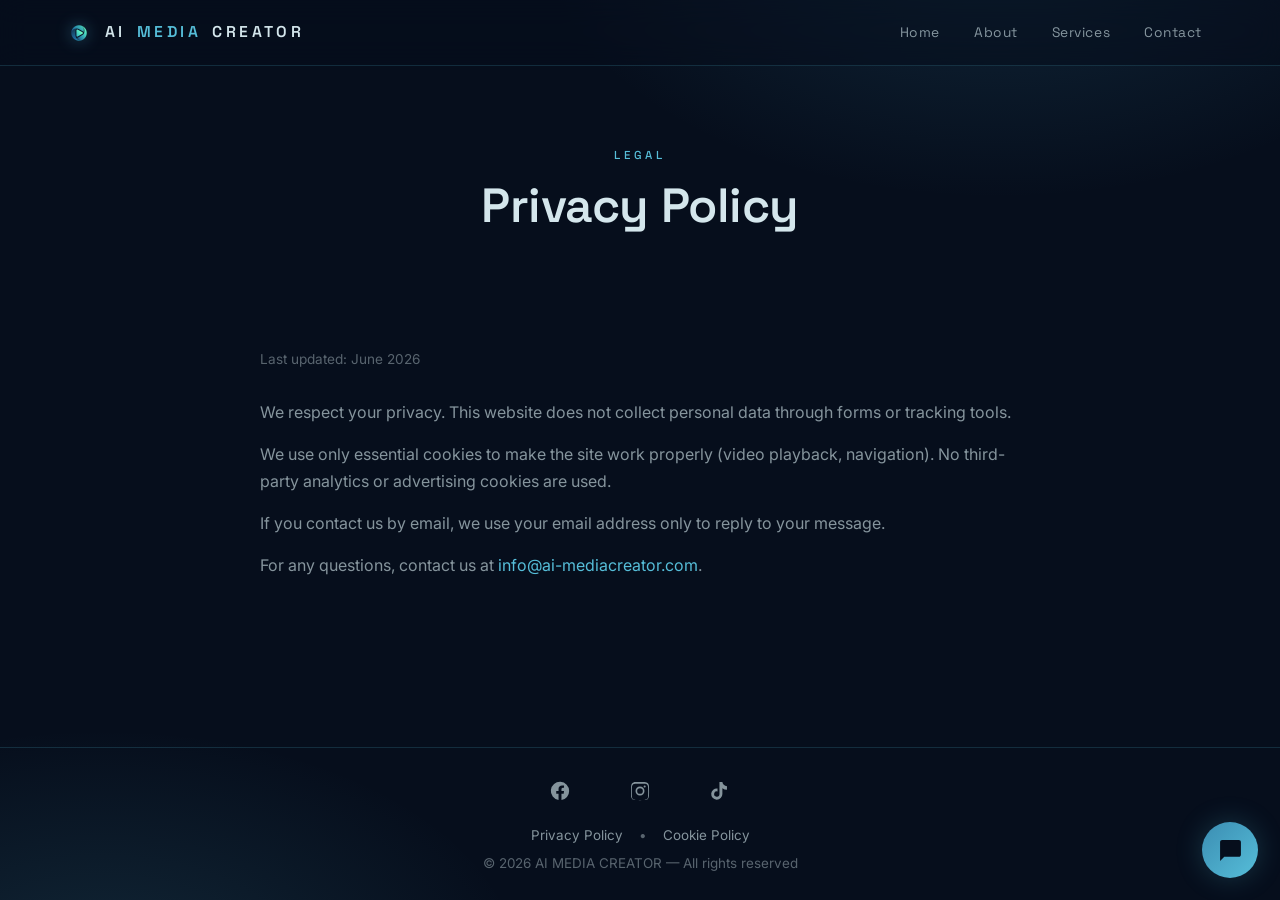
<file: mediacreator/privacy.html>
<!DOCTYPE html>
<html lang="en">
<head>
  <meta charset="UTF-8">
  <meta name="viewport" content="width=device-width, initial-scale=1.0">
  <meta name="description" content="How AI Media Creator protects your data and respects your privacy.">
  <title>Privacy Policy | AI MEDIA CREATOR</title>

  <link rel="canonical" href="https://ai-mediacreator.com/privacy.html">
  <meta property="og:title" content="Privacy Policy | AI MEDIA CREATOR">
  <meta property="og:description" content="How AI Media Creator protects your data and respects your privacy.">
  <meta property="og:url" content="https://ai-mediacreator.com/privacy.html">
  <meta property="og:type" content="website">
  <meta property="og:image" content="https://ai-mediacreator.com/assets/og-image.jpg">
  <meta name="twitter:card" content="summary_large_image">

  <link rel="icon" href="favicon.ico" sizes="any">
  <link rel="icon" type="image/png" sizes="32x32" href="assets/favicon-32.png">
  <link rel="icon" type="image/png" sizes="192x192" href="assets/favicon-192.png">
  <link rel="apple-touch-icon" href="assets/apple-touch-icon.png">
  <meta name="theme-color" content="#060e1c">

  <link rel="preconnect" href="https://fonts.googleapis.com">
  <link rel="preconnect" href="https://fonts.gstatic.com" crossorigin>
  <link href="https://fonts.googleapis.com/css2?family=Space+Grotesk:wght@400;500;600;700&family=Inter:wght@400;500;600&display=swap" rel="stylesheet">
  <link rel="stylesheet" href="styles.css">
</head>
<body>

  <header class="site-header">
    <a class="wordmark" href="index.html"><img src="assets/mark.png" alt="" class="wordmark-icon">AI <b>MEDIA</b> CREATOR</a>
    <nav class="nav-desktop">
      <a href="index.html">Home</a>
      <a href="about.html">About</a>
      <a href="portfolio.html">Services</a>
      <a href="contact.html">Contact</a>
    </nav>
    <button class="nav-toggle" aria-label="Open menu"><span></span></button>
  </header>

  <!-- drawer lives OUTSIDE <header>: a blurred ancestor would trap position:fixed -->
  <nav class="drawer">
    <button class="drawer-close" aria-label="Close menu">✕</button>
    <a href="index.html">Home</a>
    <a href="about.html">About</a>
    <a href="portfolio.html">Services</a>
    <a href="contact.html">Contact</a>
  </nav>

  <main>
    <section class="page-head">
      <span class="eyebrow">Legal</span>
      <h1>Privacy Policy</h1>
    </section>
    <section class="section">
      <div class="wrap prose">
        <p class="stamp">Last updated: June 2026</p>
        <p>We respect your privacy. This website does not collect personal data through forms or tracking tools.</p>
        <p>We use only essential cookies to make the site work properly (video playback, navigation). No third-party analytics or advertising cookies are used.</p>
        <p>If you contact us by email, we use your email address only to reply to your message.</p>
        <p>For any questions, contact us at <a href="mailto:info@ai-mediacreator.com">info@ai-mediacreator.com</a>.</p>
      </div>
    </section>
  </main>

  <footer class="site-footer">
    <div class="social-row">
      <a href="https://www.facebook.com/profile.php?id=61590703109754" target="_blank" rel="noopener" aria-label="Facebook">
        <svg viewBox="0 0 24 24"><path d="M22 12a10 10 0 1 0-11.6 9.9v-7H7.9V12h2.5V9.8c0-2.5 1.5-3.9 3.8-3.9 1.1 0 2.2.2 2.2.2v2.4h-1.2c-1.2 0-1.6.8-1.6 1.6V12h2.8l-.4 2.9h-2.4v7A10 10 0 0 0 22 12z"/></svg>
      </a>
      <a href="https://www.instagram.com/ai.mediacreatorhq" target="_blank" rel="noopener" aria-label="Instagram">
        <svg viewBox="0 0 24 24"><path d="M12 2.2c3.2 0 3.6 0 4.9.1 1.2.1 1.8.2 2.2.4.6.2 1 .5 1.4.9.4.4.7.8.9 1.4.2.4.4 1 .4 2.2.1 1.3.1 1.7.1 4.9s0 3.6-.1 4.9c-.1 1.2-.2 1.8-.4 2.2-.2.6-.5 1-.9 1.4-.4.4-.8.7-1.4.9-.4.2-1 .4-2.2.4-1.3.1-1.7.1-4.9.1s-3.6 0-4.9-.1c-1.2-.1-1.8-.2-2.2-.4-.6-.2-1-.5-1.4-.9-.4-.4-.7-.8-.9-1.4-.2-.4-.4-1-.4-2.2C2.2 15.6 2.2 15.2 2.2 12s0-3.6.1-4.9c.1-1.2.2-1.8.4-2.2.2-.6.5-1 .9-1.4.4-.4.8-.7 1.4-.9.4-.2 1-.4 2.2-.4C8.4 2.2 8.8 2.2 12 2.2zm0 1.8c-3.1 0-3.5 0-4.8.1-1.1.1-1.5.2-1.9.3-.5.2-.8.4-1.1.7-.3.3-.5.6-.7 1.1-.1.4-.3.8-.3 1.9-.1 1.3-.1 1.7-.1 4.8s0 3.5.1 4.8c.1 1.1.2 1.5.3 1.9.2.5.4.8.7 1.1.3.3.6.5 1.1.7.4.1.8.3 1.9.3 1.3.1 1.7.1 4.8.1s3.5 0 4.8-.1c1.1-.1 1.5-.2 1.9-.3.5-.2.8-.4 1.1-.7.3-.3.5-.6.7-1.1.1-.4.3-.8.3-1.9.1-1.3.1-1.7.1-4.8s0-3.5-.1-4.8c-.1-1.1-.2-1.5-.3-1.9-.2-.5-.4-.8-.7-1.1-.3-.3-.6-.5-1.1-.7-.4-.1-.8-.3-1.9-.3-1.3-.1-1.7-.1-4.8-.1zm0 3.1a4.9 4.9 0 1 1 0 9.8 4.9 4.9 0 0 1 0-9.8zm0 1.8a3.1 3.1 0 1 0 0 6.2 3.1 3.1 0 0 0 0-6.2zm5.1-2.9a1.1 1.1 0 1 1 0 2.3 1.1 1.1 0 0 1 0-2.3z"/></svg>
      </a>
      <a href="https://www.tiktok.com/@ai.mediacreatorhq" target="_blank" rel="noopener" aria-label="TikTok">
        <svg viewBox="0 0 24 24"><path d="M19.6 6.7a5 5 0 0 1-3.5-1.4 5 5 0 0 1-1.5-3.1h-3.2v13.2a2.9 2.9 0 1 1-2.1-2.8V9.3a6.1 6.1 0 1 0 5.3 6V8.9a8.1 8.1 0 0 0 5 1.7z"/></svg>
      </a>
    </div>
    <p><a href="privacy.html">Privacy Policy</a> • <a href="cookies.html">Cookie Policy</a></p>
    <p class="copy">© 2026 AI MEDIA CREATOR — All rights reserved</p>
  </footer>

  <!-- Nova assistant -->
  <button id="novaFab" class="nova-fab" aria-label="Open chat">
    <svg viewBox="0 0 24 24" xmlns="http://www.w3.org/2000/svg"><path d="M20 2H4c-1.1 0-2 .9-2 2v18l4-4h14c1.1 0 2-.9 2-2V4c0-1.1-.9-2-2-2z"/></svg>
  </button>
  <aside id="nova" class="nova" aria-label="Nova assistant">
    <div class="nova-head"><span>✦ Nova — AI assistant</span><button id="novaClose" aria-label="Close">✕</button></div>
    <div id="novaLog" class="nova-log"><div class="msg ai">Hi, I'm Nova. Ask me about our AI video, logo or web work — or how to start a project.</div></div>
    <div class="nova-input">
      <input id="novaInput" type="text" placeholder="Type your question…" autocomplete="off">
      <button id="novaSend">Send</button>
    </div>
  </aside>

  <script src="app.js"></script>
</body>
</html>
</file>
<file: mediacreator/styles.css>
/* ============================================================
   AI MEDIA CREATOR — shared stylesheet (single source of truth)
   Palette derived from the studio's own brand videos:
   deep navy base + luminous cyan/teal accents.
   ============================================================ */

:root{
  /* surfaces — sampled from the videos' darkest fields */
  --ink:      #060e1c;   /* page background        */
  --ink-2:    #0b1830;   /* raised surface         */
  --ink-3:    #112742;   /* cards / panels         */
  --line:     rgba(86,190,217,.18);  /* hairlines  */
  --line-soft:rgba(178,208,218,.10);

  /* accents — the videos' luminous highlights */
  --cyan:     #56bed9;   /* primary accent         */
  --cyan-deep:#3b8db2;   /* secondary accent       */
  --mist:     #b2d0da;   /* soft light / highlights */

  /* text */
  --text:     #d4e6ec;
  --muted:    rgba(212,230,236,.62);
  --faint:    rgba(212,230,236,.40);

  /* type */
  --display: 'Space Grotesk', system-ui, sans-serif;
  --body:    'Inter', system-ui, sans-serif;

  /* scale */
  --maxw: 1160px;
  --gutter: clamp(20px, 5vw, 64px);
  --radius: 14px;

  --glow: 0 0 28px rgba(86,190,217,.22);
}

*{ margin:0; padding:0; box-sizing:border-box; }
html{ scroll-behavior:smooth; }

body{
  font-family:var(--body);
  color:var(--text);
  background:var(--ink);
  -webkit-font-smoothing:antialiased;
  line-height:1.65;
  overflow-x:hidden;
  min-height:100vh;
  display:flex;
  flex-direction:column;
}

/* ambient atmosphere: a faint aurora that echoes the videos,
   so every page feels lit from within without a heavy video on each one */
body::before{
  content:"";
  position:fixed; inset:0; z-index:-2;
  background:
    radial-gradient(60vw 50vh at 78% -8%, rgba(59,141,178,.20), transparent 60%),
    radial-gradient(55vw 45vh at 8% 108%, rgba(86,190,217,.14), transparent 60%),
    var(--ink);
}

a{ color:inherit; text-decoration:none; }
img,video{ display:block; max-width:100%; }

/* ---------- typography ---------- */
h1,h2,h3{ font-family:var(--display); font-weight:600; line-height:1.1; letter-spacing:-.01em; }
.eyebrow{
  font-family:var(--display);
  font-size:.72rem; font-weight:500;
  letter-spacing:.34em; text-transform:uppercase;
  color:var(--cyan);
}
.lead{ font-size:clamp(1rem,1.3vw,1.18rem); color:var(--muted); max-width:62ch; }

/* ---------- header ---------- */
.site-header{
  position:fixed; top:0; left:0; width:100%; z-index:90;
  display:flex; align-items:center; justify-content:space-between;
  height:66px; padding:0 var(--gutter);
  background:rgba(6,14,28,.55);
  backdrop-filter:blur(14px);
  border-bottom:1px solid var(--line);
}
.wordmark{
  font-family:var(--display); font-weight:600;
  font-size:.98rem; letter-spacing:.22em; text-transform:uppercase;
  color:var(--text);
}
.wordmark b{ color:var(--cyan); font-weight:600; }

.nav-desktop{ display:flex; gap:6px; }
.nav-desktop a{
  font-family:var(--display); font-size:.86rem; letter-spacing:.04em;
  color:var(--muted); padding:8px 14px; border-radius:8px;
  transition:color .25s, background .25s;
}
.nav-desktop a:hover{ color:var(--text); background:rgba(86,190,217,.08); }
.nav-desktop a.active{ color:var(--cyan); }

.nav-toggle{
  display:none; width:42px; height:42px; border:1px solid var(--line);
  border-radius:10px; background:transparent; cursor:pointer;
  align-items:center; justify-content:center;
}
.nav-toggle span, .nav-toggle span::before, .nav-toggle span::after{
  content:""; display:block; width:18px; height:1.5px; background:var(--text);
  position:relative; transition:.3s;
}
.nav-toggle span::before{ position:absolute; top:-6px; }
.nav-toggle span::after{ position:absolute; top:6px; }

/* mobile drawer — kept OUTSIDE <header> on purpose:
   a backdrop-filtered ancestor traps position:fixed children
   (the exact bug we fixed on the GVP site). */
.drawer{
  position:fixed; inset:0; z-index:120;
  background:rgba(6,14,28,.94); backdrop-filter:blur(8px);
  display:flex; flex-direction:column; align-items:center; justify-content:center;
  gap:6px;
  opacity:0; pointer-events:none; transition:opacity .3s;
}
.drawer.open{ opacity:1; pointer-events:auto; }
.drawer a{
  font-family:var(--display); font-size:1.5rem; letter-spacing:.04em;
  color:var(--text); padding:14px 22px;
}
.drawer a:hover, .drawer a.active{ color:var(--cyan); }
.drawer-close{
  position:absolute; top:18px; right:var(--gutter);
  width:42px; height:42px; border:1px solid var(--line); border-radius:10px;
  background:transparent; color:var(--text); font-size:1.4rem; cursor:pointer;
}

/* ---------- layout ---------- */
main{ flex:1; }
.section{ padding:clamp(64px,9vw,120px) var(--gutter); }
.wrap{ max-width:var(--maxw); margin:0 auto; width:100%; }

/* ---------- header logo mark ---------- */
.wordmark{ display:inline-flex; align-items:center; gap:11px; }
.wordmark-icon{ height:30px; width:auto; filter:drop-shadow(0 0 8px rgba(86,190,217,.35)); }

/* ---------- hero (home) — full-bleed cinematic video ---------- */
.hero{
  position:relative; min-height:100svh;
  display:flex; align-items:center; justify-content:center;
  padding:96px var(--gutter) 72px; text-align:center; overflow:hidden;
}
.hero-video{
  position:absolute; inset:0; width:100%; height:100%;
  object-fit:cover; z-index:-2; background:#000;
}
.hero-scrim{
  position:absolute; inset:0; z-index:-1;
  background:
    radial-gradient(120% 90% at 50% 40%, transparent 28%, rgba(6,14,28,.5) 100%),
    linear-gradient(180deg, rgba(6,14,28,.5) 0%, rgba(6,14,28,.32) 45%, rgba(6,14,28,.86) 100%);
}
.hero-inner{ max-width:760px; }
.hero-inner h1{
  font-size:clamp(2.1rem,4.6vw,3.5rem); margin:16px 0 20px; color:#fff;
  text-shadow:0 2px 30px rgba(0,0,0,.5);
}
.hero-inner h1 em{ color:var(--cyan); font-style:normal; }
.hero-inner .lead{ margin:0 auto; color:rgba(233,243,247,.92); }
.hero-inner .btn{ margin-top:30px; }
.scroll-cue{
  position:absolute; left:50%; bottom:26px; transform:translateX(-50%);
  display:inline-flex; flex-direction:column; align-items:center; gap:6px;
  color:var(--mist); font-family:var(--display); font-size:.66rem; letter-spacing:.3em;
}
.scroll-cue svg{ width:22px; height:22px; fill:var(--cyan); animation:bob 2.4s ease-in-out infinite; }
.scroll-cue.active svg{ animation:bob 1s ease-in-out infinite; }
@keyframes bob{ 0%,100%{ transform:translateY(0);} 50%{ transform:translateY(7px);} }

/* ---------- intro band ---------- */
.intro h2{ font-size:clamp(1.6rem,3vw,2.4rem); margin:16px 0 18px; max-width:18ch; }

/* ---------- service grid ---------- */
.grid{ display:grid; gap:18px; grid-template-columns:repeat(auto-fit,minmax(230px,1fr)); margin-top:42px; }
.card{
  position:relative; display:block; padding:30px 26px; border-radius:var(--radius);
  background:linear-gradient(180deg, var(--ink-3), var(--ink-2));
  border:1px solid var(--line-soft); color:inherit;
  transition:transform .35s, border-color .35s, box-shadow .35s;
}
.card:hover{ transform:translateY(-5px); border-color:var(--line); box-shadow:var(--glow); }
.card .idx{ font-family:var(--display); font-size:.74rem; letter-spacing:.2em; color:var(--cyan-deep); }
.card h3{ font-size:1.18rem; margin:14px 0 10px; color:var(--text); }
.card p{ font-size:.94rem; color:var(--muted); }
.card .go{
  display:inline-block; margin-top:16px; font-family:var(--display);
  font-size:.8rem; letter-spacing:.06em; color:var(--cyan);
  opacity:.7; transition:transform .3s, opacity .3s;
}
.card:hover .go{ opacity:1; transform:translateX(4px); }
.more{
  display:inline-block; margin-top:36px; font-family:var(--display);
  font-size:.9rem; letter-spacing:.04em; color:var(--cyan);
  border-bottom:1px solid var(--line); padding-bottom:3px; transition:color .25s, border-color .25s;
}
.more:hover{ color:var(--mist); border-color:var(--cyan); }

/* ---------- showcase (portfolio videos) ---------- */
.showcase{ display:grid; gap:20px; grid-template-columns:repeat(4,1fr); margin-top:42px; }
@media (max-width:1000px){ .showcase{ grid-template-columns:repeat(2,1fr); } }
@media (max-width:560px){ .showcase{ grid-template-columns:1fr; } }
.tile{
  border:1px solid var(--line-soft); border-radius:var(--radius); overflow:hidden;
  background:var(--ink-2); transition:transform .35s, border-color .35s, box-shadow .35s;
}
.tile:hover{ transform:translateY(-4px); border-color:var(--line); box-shadow:var(--glow); }
.tile .media{ position:relative; aspect-ratio:1/1; background:#000; }
.tile .media video{ width:100%; height:100%; object-fit:cover; }
.tile .body{ padding:22px 22px 26px; }
.tile h3{ font-size:1.16rem; margin-bottom:8px; color:var(--text); }
.tile p{ font-size:.92rem; color:var(--muted); }

/* ---------- CTA band ---------- */
.cta-band{ text-align:center; }
.cta-band h2{ font-size:clamp(1.6rem,3.4vw,2.6rem); margin-bottom:18px; }
.btn{
  display:inline-block; font-family:var(--display); font-weight:500;
  font-size:.92rem; letter-spacing:.04em;
  padding:15px 34px; border-radius:10px;
  color:var(--ink); background:linear-gradient(135deg,var(--mist),var(--cyan));
  box-shadow:var(--glow); transition:transform .25s, box-shadow .25s;
}
.btn:hover{ transform:translateY(-2px); box-shadow:0 0 34px rgba(86,190,217,.4); }
.btn.ghost{
  color:var(--cyan); background:transparent; border:1px solid var(--cyan-deep);
  box-shadow:none;
}
.btn.ghost:hover{ background:rgba(86,190,217,.08); }

/* ---------- generic prose pages (privacy / cookies / about / contact) ---------- */
.page-head{ padding:140px var(--gutter) 0; text-align:center; }
.page-head h1{ font-size:clamp(2rem,4vw,3rem); margin-top:14px; color:var(--text); }
.prose{ max-width:760px; margin:0 auto; }
.prose p{ color:var(--muted); margin-bottom:16px; }
.prose .stamp{ color:var(--faint); font-size:.85rem; margin-bottom:28px; }
.prose a{ color:var(--cyan); }

.contact-card{
  max-width:560px; margin:42px auto 0; text-align:center;
  padding:42px 30px; border-radius:var(--radius);
  background:linear-gradient(180deg,var(--ink-3),var(--ink-2));
  border:1px solid var(--line);
}
.contact-card .email{ font-family:var(--display); font-size:clamp(1.2rem,3vw,1.7rem); color:var(--cyan); word-break:break-all; display:block; margin:18px 0 26px; }

/* ---------- footer ---------- */
.site-footer{
  border-top:1px solid var(--line); padding:26px var(--gutter);
  text-align:center; color:var(--faint); font-size:.84rem;
}
.social-row{ display:flex; justify-content:center; gap:22px; margin-bottom:16px; }
.social-row a{ display:inline-flex; padding:6px; border-radius:8px; transition:transform .25s; }
.social-row svg{ width:22px; height:22px; fill:var(--muted); transition:fill .25s; }
.social-row a:hover{ transform:translateY(-2px); }
.social-row a:hover svg{ fill:var(--cyan); }
.site-footer a{ color:var(--muted); margin:0 12px; }
.site-footer a:hover{ color:var(--cyan); }
.site-footer .copy{ margin-top:6px; }

/* ---------- Nova chat widget ---------- */
.nova-fab{
  position:fixed; bottom:22px; right:22px; width:56px; height:56px; z-index:100;
  border:none; border-radius:50%; cursor:pointer;
  background:linear-gradient(135deg,var(--cyan-deep),var(--cyan));
  display:flex; align-items:center; justify-content:center;
  box-shadow:var(--glow); transition:transform .2s, box-shadow .2s;
}
.nova-fab:hover{ transform:scale(1.08); box-shadow:0 0 30px rgba(86,190,217,.5); }
.nova-fab svg{ width:25px; height:25px; fill:var(--ink); }

.nova{
  position:fixed; bottom:90px; right:22px; width:350px; height:460px; z-index:99;
  display:flex; flex-direction:column; overflow:hidden;
  background:var(--ink-2); border:1px solid var(--line); border-radius:14px;
  box-shadow:0 20px 60px rgba(0,0,0,.5);
  transform:scale(.9) translateY(14px); opacity:0; pointer-events:none;
  transform-origin:bottom right; transition:transform .25s, opacity .25s;
}
.nova.open{ transform:none; opacity:1; pointer-events:auto; }
.nova-head{
  display:flex; align-items:center; justify-content:space-between;
  padding:13px 16px; border-bottom:1px solid var(--line);
  font-family:var(--display); font-size:.86rem; letter-spacing:.08em; color:var(--text);
}
.nova-head button{ background:none; border:none; color:var(--cyan); font-size:1.2rem; cursor:pointer; line-height:1; }
.nova-log{ flex:1; padding:14px; overflow-y:auto; display:flex; flex-direction:column; gap:9px; }
.msg{ padding:9px 12px; border-radius:10px; max-width:85%; font-size:.88rem; line-height:1.45; word-break:break-word; }
.msg.ai{ align-self:flex-start; background:var(--ink-3); border-left:2px solid var(--cyan-deep); }
.msg.me{ align-self:flex-end; background:var(--cyan); color:var(--ink); }
.nova-input{ display:flex; gap:8px; padding:12px; border-top:1px solid var(--line); }
.nova-input input{
  flex:1; min-width:0; background:transparent; border:1px solid var(--line);
  color:var(--text); padding:10px; border-radius:8px; font-size:16px; outline:none;
}
.nova-input input:focus{ border-color:var(--cyan); }
.nova-input button{
  padding:0 16px; border:none; border-radius:8px; cursor:pointer; min-height:42px;
  font-family:var(--display); font-size:.84rem; color:var(--ink);
  background:linear-gradient(135deg,var(--cyan-deep),var(--cyan));
}

/* ---------- responsive ---------- */
@media (max-width:820px){
  .nav-desktop{ display:none; }
  .nav-toggle{ display:flex; }
  .hero{ padding:110px var(--gutter) 80px; }
  .scroll-cue{ display:none; }
}
@media (max-width:480px){
  .nova{ width:calc(100vw - 24px); right:12px; left:12px; height:74vh; bottom:84px; transform-origin:bottom center; }
  .nova-fab{ bottom:16px; right:16px; }
}

/* ---------- accessibility ---------- */
:focus-visible{ outline:2px solid var(--cyan); outline-offset:3px; }
@media (prefers-reduced-motion:reduce){
  html{ scroll-behavior:auto; }
  *{ animation:none !important; transition:none !important; }
}
</file>
